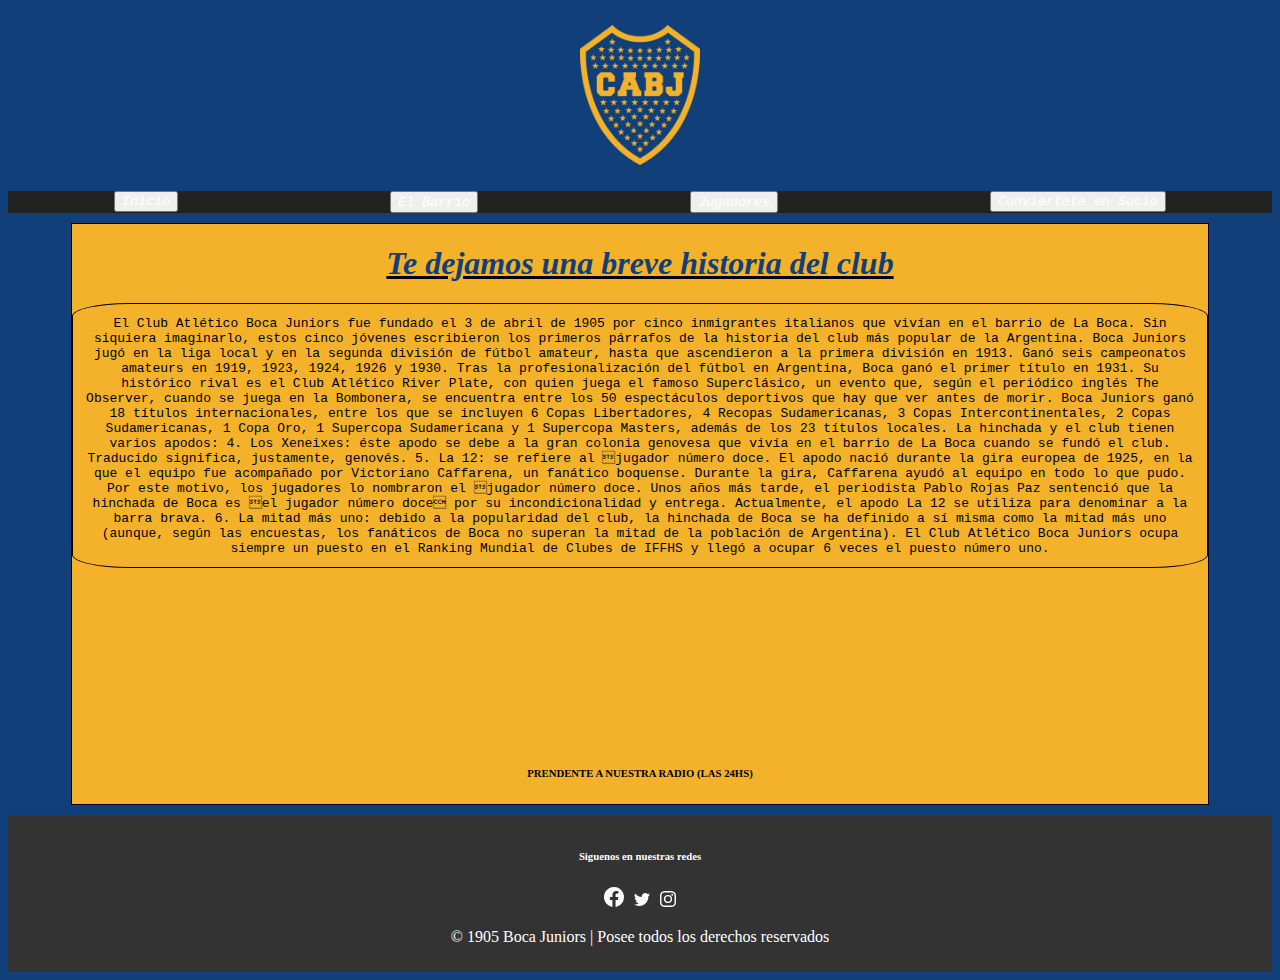
<file: index.html>
<!DOCTYPE html>
<html lang="en">
  <head>
    <meta charset="UTF-8" />
    <meta name="viewport" content="width=device-width, initial-scale=1.0" />
    <title>TP Final Ian Franco Palavecino</title>
    <link
      href="https://cdn.jsdelivr.net/npm/bootstrap@5.3.0/dist/css/bootstrap.min.css"
      rel="stylesheet"
      integrity="sha384-9ndCyUaIbzAi2FUVXJi0CjmCapSmO7SnpJef0486qhLnuZ2cdeRhO02iuK6FUUVM"
      crossorigin="anonymous"
    />
    <link rel="stylesheet" href="./style/style.css" />
  </head>
  <header>
    <div class="logo-top">
      <img src="./images/boca 1.png" alt="" width="120px" height="140px" />
    </div>

    <nav class="navbar">
      <button class="navBotones btn btn-primary">
        <a href="#">Inicio </a>
      </button>
      <button class="navBotones2 btn btn-primary">
        <a href="./pages/historia.html">El Barrio</a>
      </button>

      <button class="navBotones4 btn btn-primary">
        <a href="./pages/jugadores.html">Jugadores </a>
      </button>
      <button class="navBotones btn btn-primary">
        <a href="./pages/socios.html">Conviertete en Socio </a>
      </button>
    </nav>
  </header>
  <body>
    <main class="contenedor1">
      <article>
        <h1>Te dejamos una breve historia del club</h1>
        <p class="front">
          El Club Atlético Boca Juniors fue fundado el 3 de abril de 1905 por
          cinco inmigrantes italianos que vivían en el barrio de La Boca. Sin
          siquiera imaginarlo, estos cinco jóvenes escribieron los primeros
          párrafos de la historia del club más popular de la Argentina. Boca
          Juniors jugó en la liga local y en la segunda división de fútbol
          amateur, hasta que ascendieron a la primera división en 1913. Ganó
          seis campeonatos amateurs en 1919, 1923, 1924, 1926 y 1930. Tras la
          profesionalización del fútbol en Argentina, Boca ganó el primer título
          en 1931. Su histórico rival es el Club Atlético River Plate, con quien
          juega el famoso Superclásico, un evento que, según el periódico inglés
          The Observer, cuando se juega en la Bombonera, se encuentra entre los
          50 espectáculos deportivos que hay que ver antes de morir. Boca
          Juniors ganó 18 títulos internacionales, entre los que se incluyen 6
          Copas Libertadores, 4 Recopas Sudamericanas, 3 Copas
          Intercontinentales, 2 Copas Sudamericanas, 1 Copa Oro, 1 Supercopa
          Sudamericana y 1 Supercopa Masters, además de los 23 títulos locales.
          La hinchada y el club tienen varios apodos: 4. Los Xeneixes: éste
          apodo se debe a la gran colonia genovesa que vivía en el barrio de La
          Boca cuando se fundó el club. Traducido significa, justamente,
          genovés. 5. La 12: se refiere al jugador número doce. El apodo nació
          durante la gira europea de 1925, en la que el equipo fue acompañado
          por Victoriano Caffarena, un fanático boquense. Durante la gira,
          Caffarena ayudó al equipo en todo lo que pudo. Por este motivo, los
          jugadores lo nombraron el jugador número doce. Unos años más tarde, el
          periodista Pablo Rojas Paz sentenció que la hinchada de Boca es el
          jugador número doce por su incondicionalidad y entrega. Actualmente,
          el apodo La 12 se utiliza para denominar a la barra brava. 6. La mitad
          más uno: debido a la popularidad del club, la hinchada de Boca se ha
          definido a sí misma como la mitad más uno (aunque, según las
          encuestas, los fanáticos de Boca no superan la mitad de la población
          de Argentina). El Club Atlético Boca Juniors ocupa siempre un puesto
          en el Ranking Mundial de Clubes de IFFHS y llegó a ocupar 6 veces el
          puesto número uno.
        </p>
      </article>
      <div class="radio">
        <iframe
          src="https://www.solumedia.com.ar/radios/7459/ssl/"
          class="radioplay"
          frameborder="NO"
          marginwidth="0px"
          marginheight="0px"
          scrolling="NO"
        ></iframe>
      </div>
      <h6>PRENDENTE A NUESTRA RADIO (LAS 24HS)</h6>
    </main>
  </body>
  <footer class="footer">
    <h6>Siguenos en nuestras redes</h6>
    <div class="social">
      <a href="#">
        <svg
          xmlns="http://www.w3.org/2000/svg"
          width="20"
          height="20"
          fill="currentColor"
          class="bi bi-facebook"
          viewBox="0 0 16 16"
        >
          <path
            d="M16 8.049c0-4.446-3.582-8.05-8-8.05C3.58 0-.002 3.603-.002 8.05c0 4.017 2.926 7.347 6.75 7.951v-5.625h-2.03V8.05H6.75V6.275c0-2.017 1.195-3.131 3.022-3.131.876 0 1.791.157 1.791.157v1.98h-1.009c-.993 0-1.303.621-1.303 1.258v1.51h2.218l-.354 2.326H9.25V16c3.824-.604 6.75-3.934 6.75-7.951z"
          />
        </svg>
      </a>

      <a href="#" class="social-btn"
        ><svg
          xmlns="http://www.w3.org/2000/svg"
          width="16"
          height="16"
          fill="currentColor"
          class="bi bi-twitter"
          viewBox="0 0 16 16"
        >
          <path
            d="M5.026 15c6.038 0 9.341-5.003 9.341-9.334 0-.14 0-.282-.006-.422A6.685 6.685 0 0 0 16 3.542a6.658 6.658 0 0 1-1.889.518 3.301 3.301 0 0 0 1.447-1.817 6.533 6.533 0 0 1-2.087.793A3.286 3.286 0 0 0 7.875 6.03a9.325 9.325 0 0 1-6.767-3.429 3.289 3.289 0 0 0 1.018 4.382A3.323 3.323 0 0 1 .64 6.575v.045a3.288 3.288 0 0 0 2.632 3.218 3.203 3.203 0 0 1-.865.115 3.23 3.23 0 0 1-.614-.057 3.283 3.283 0 0 0 3.067 2.277A6.588 6.588 0 0 1 .78 13.58a6.32 6.32 0 0 1-.78-.045A9.344 9.344 0 0 0 5.026 15z"
          />
        </svg>
      </a>
      <a href="#" class="social-btn"
        ><svg
          xmlns="http://www.w3.org/2000/svg"
          width="16"
          height="16"
          fill="currentColor"
          class="bi bi-instagram"
          viewBox="0 0 16 16"
        >
          <path
            d="M8 0C5.829 0 5.556.01 4.703.048 3.85.088 3.269.222 2.76.42a3.917 3.917 0 0 0-1.417.923A3.927 3.927 0 0 0 .42 2.76C.222 3.268.087 3.85.048 4.7.01 5.555 0 5.827 0 8.001c0 2.172.01 2.444.048 3.297.04.852.174 1.433.372 1.942.205.526.478.972.923 1.417.444.445.89.719 1.416.923.51.198 1.09.333 1.942.372C5.555 15.99 5.827 16 8 16s2.444-.01 3.298-.048c.851-.04 1.434-.174 1.943-.372a3.916 3.916 0 0 0 1.416-.923c.445-.445.718-.891.923-1.417.197-.509.332-1.09.372-1.942C15.99 10.445 16 10.173 16 8s-.01-2.445-.048-3.299c-.04-.851-.175-1.433-.372-1.941a3.926 3.926 0 0 0-.923-1.417A3.911 3.911 0 0 0 13.24.42c-.51-.198-1.092-.333-1.943-.372C10.443.01 10.172 0 7.998 0h.003zm-.717 1.442h.718c2.136 0 2.389.007 3.232.046.78.035 1.204.166 1.486.275.373.145.64.319.92.599.28.28.453.546.598.92.11.281.24.705.275 1.485.039.843.047 1.096.047 3.231s-.008 2.389-.047 3.232c-.035.78-.166 1.203-.275 1.485a2.47 2.47 0 0 1-.599.919c-.28.28-.546.453-.92.598-.28.11-.704.24-1.485.276-.843.038-1.096.047-3.232.047s-2.39-.009-3.233-.047c-.78-.036-1.203-.166-1.485-.276a2.478 2.478 0 0 1-.92-.598 2.48 2.48 0 0 1-.6-.92c-.109-.281-.24-.705-.275-1.485-.038-.843-.046-1.096-.046-3.233 0-2.136.008-2.388.046-3.231.036-.78.166-1.204.276-1.486.145-.373.319-.64.599-.92.28-.28.546-.453.92-.598.282-.11.705-.24 1.485-.276.738-.034 1.024-.044 2.515-.045v.002zm4.988 1.328a.96.96 0 1 0 0 1.92.96.96 0 0 0 0-1.92zm-4.27 1.122a4.109 4.109 0 1 0 0 8.217 4.109 4.109 0 0 0 0-8.217zm0 1.441a2.667 2.667 0 1 1 0 5.334 2.667 2.667 0 0 1 0-5.334z"
          />
        </svg>
      </a>
    </div>
    <p>&copy; 1905 Boca Juniors | Posee todos los derechos reservados</p>
  </footer>
</html>
</file>
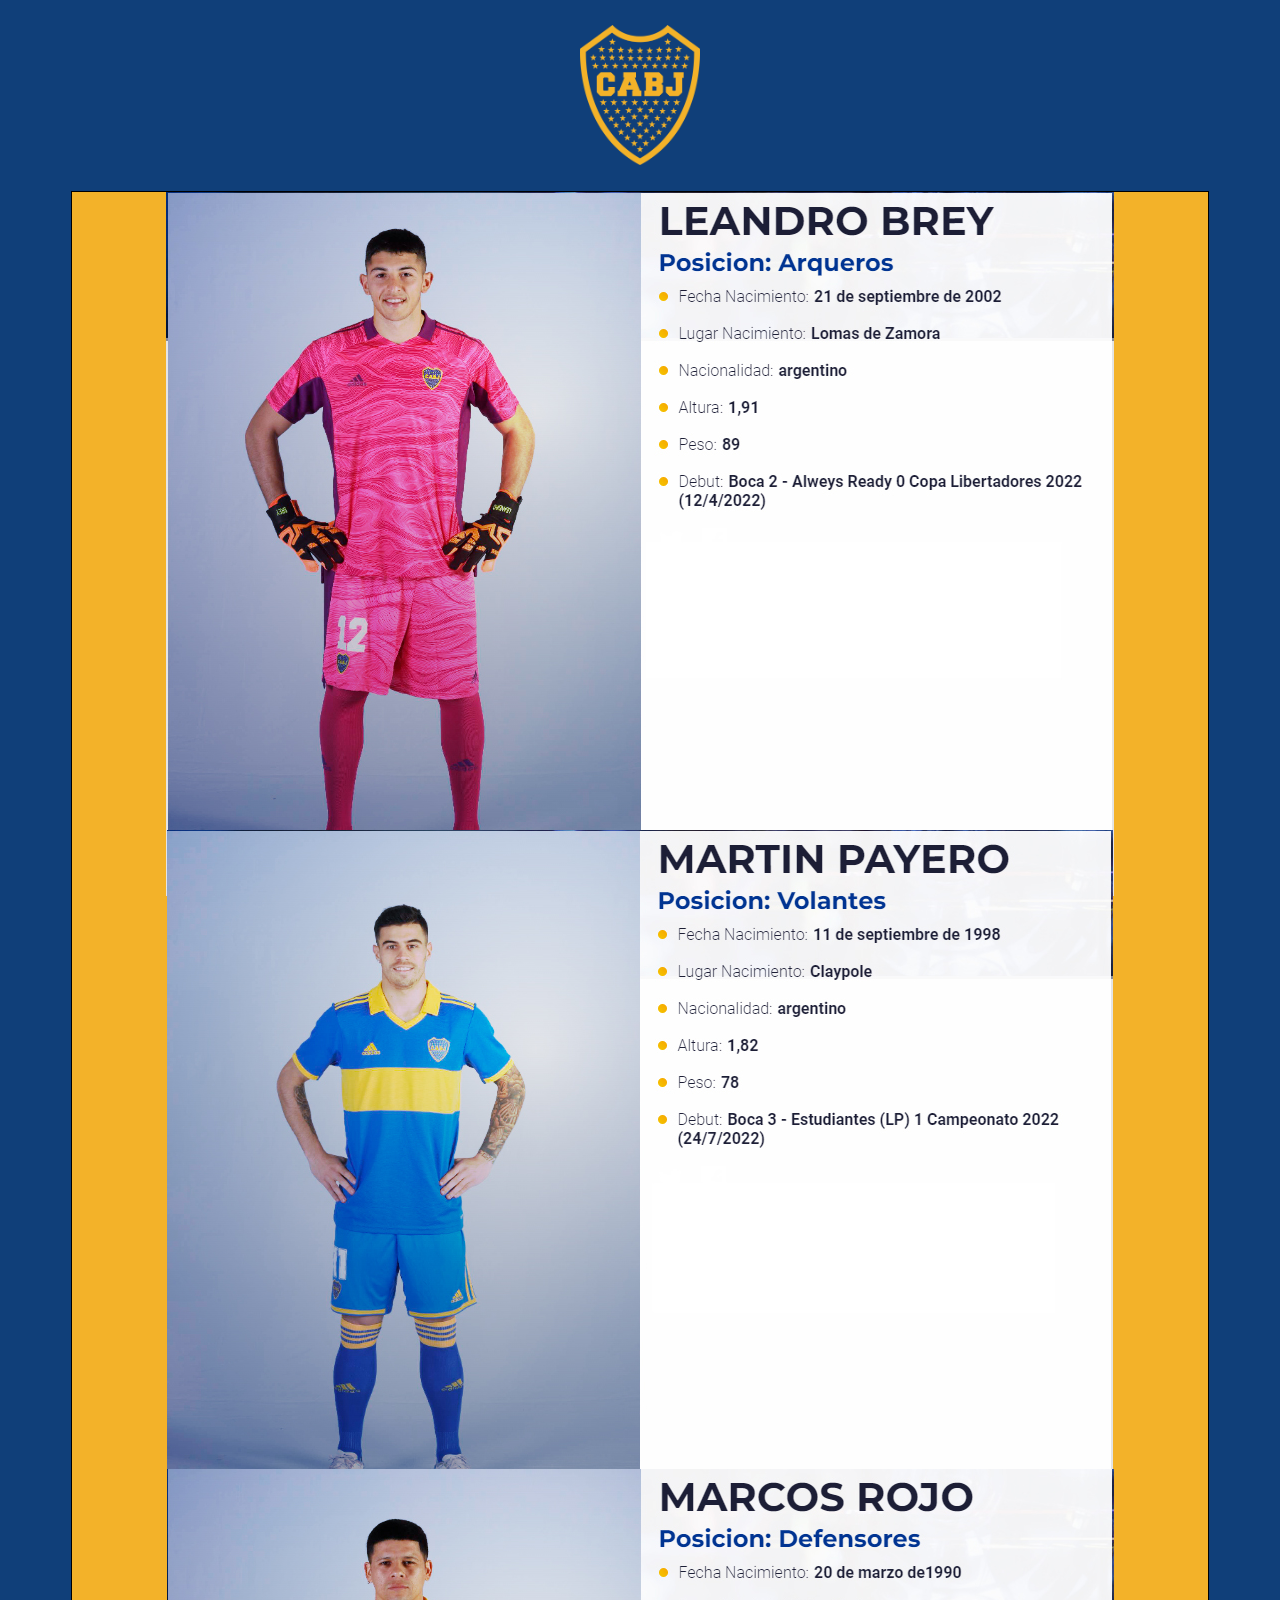
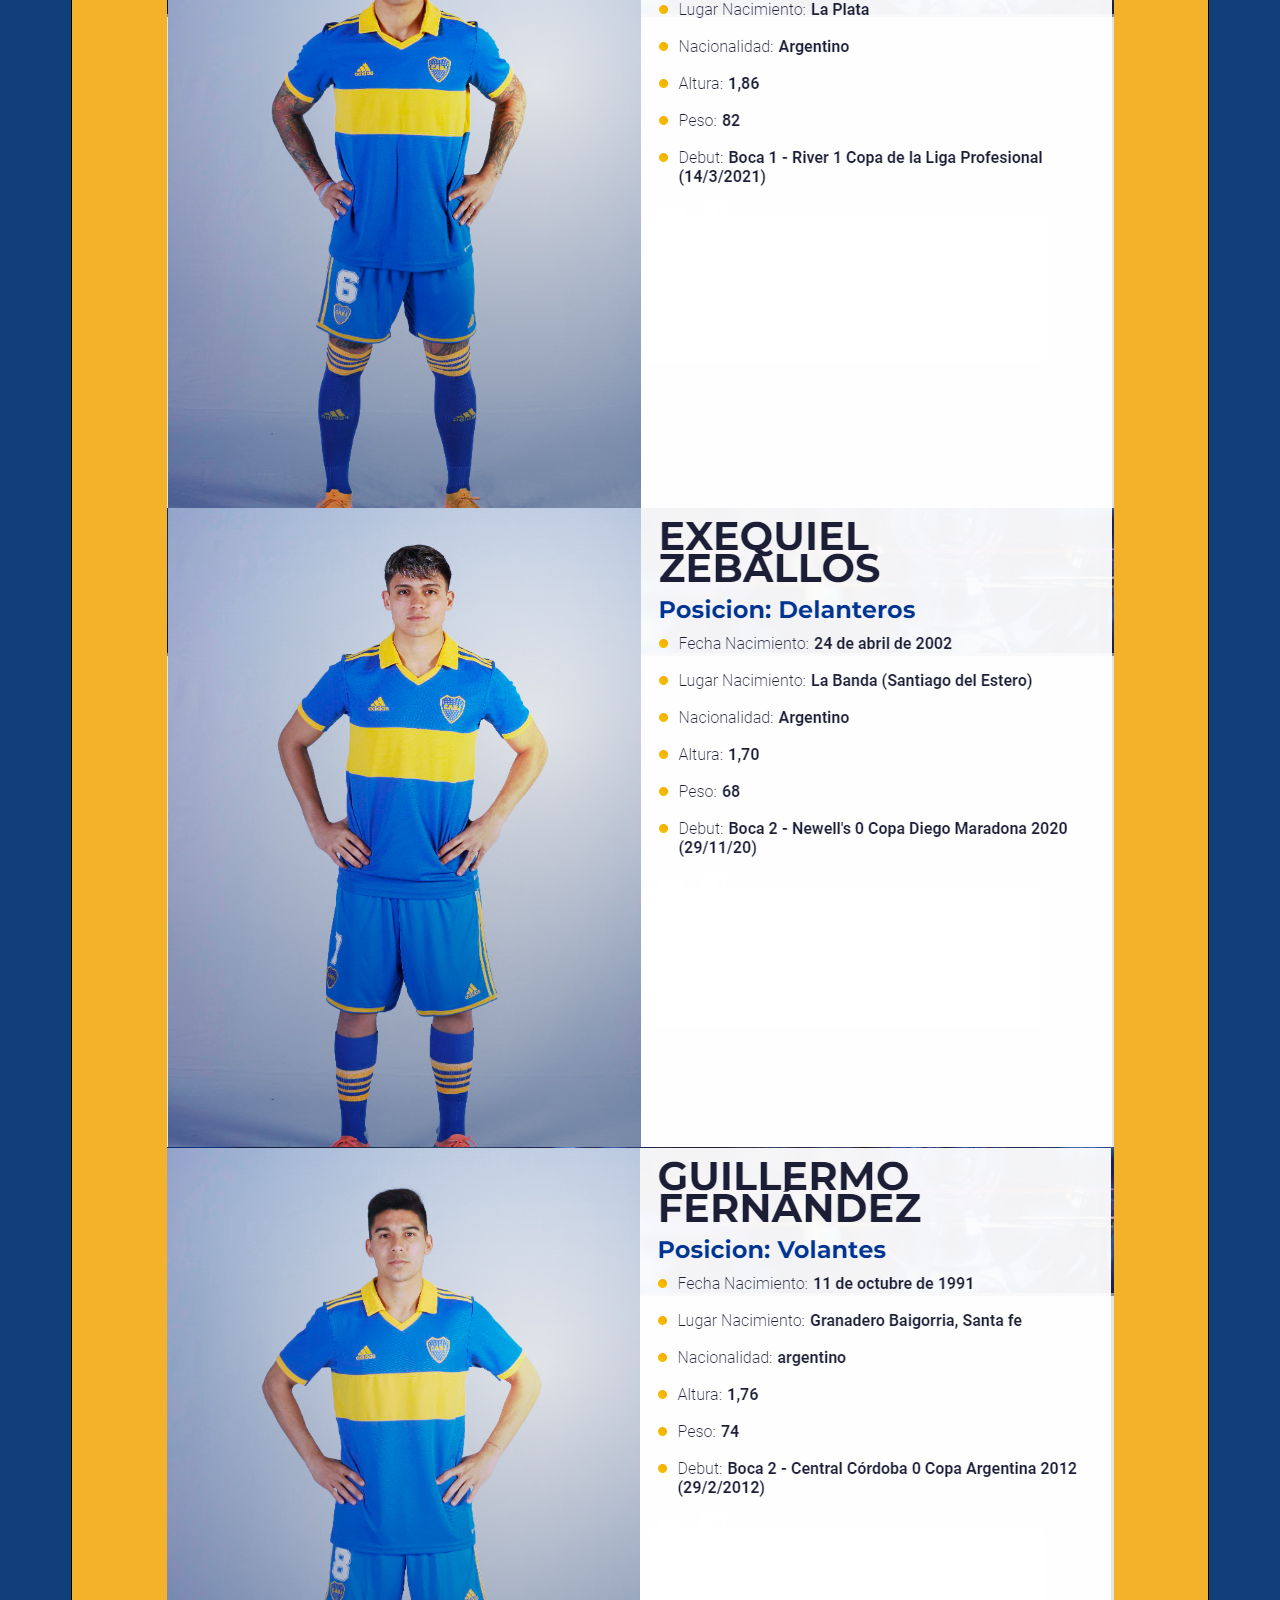
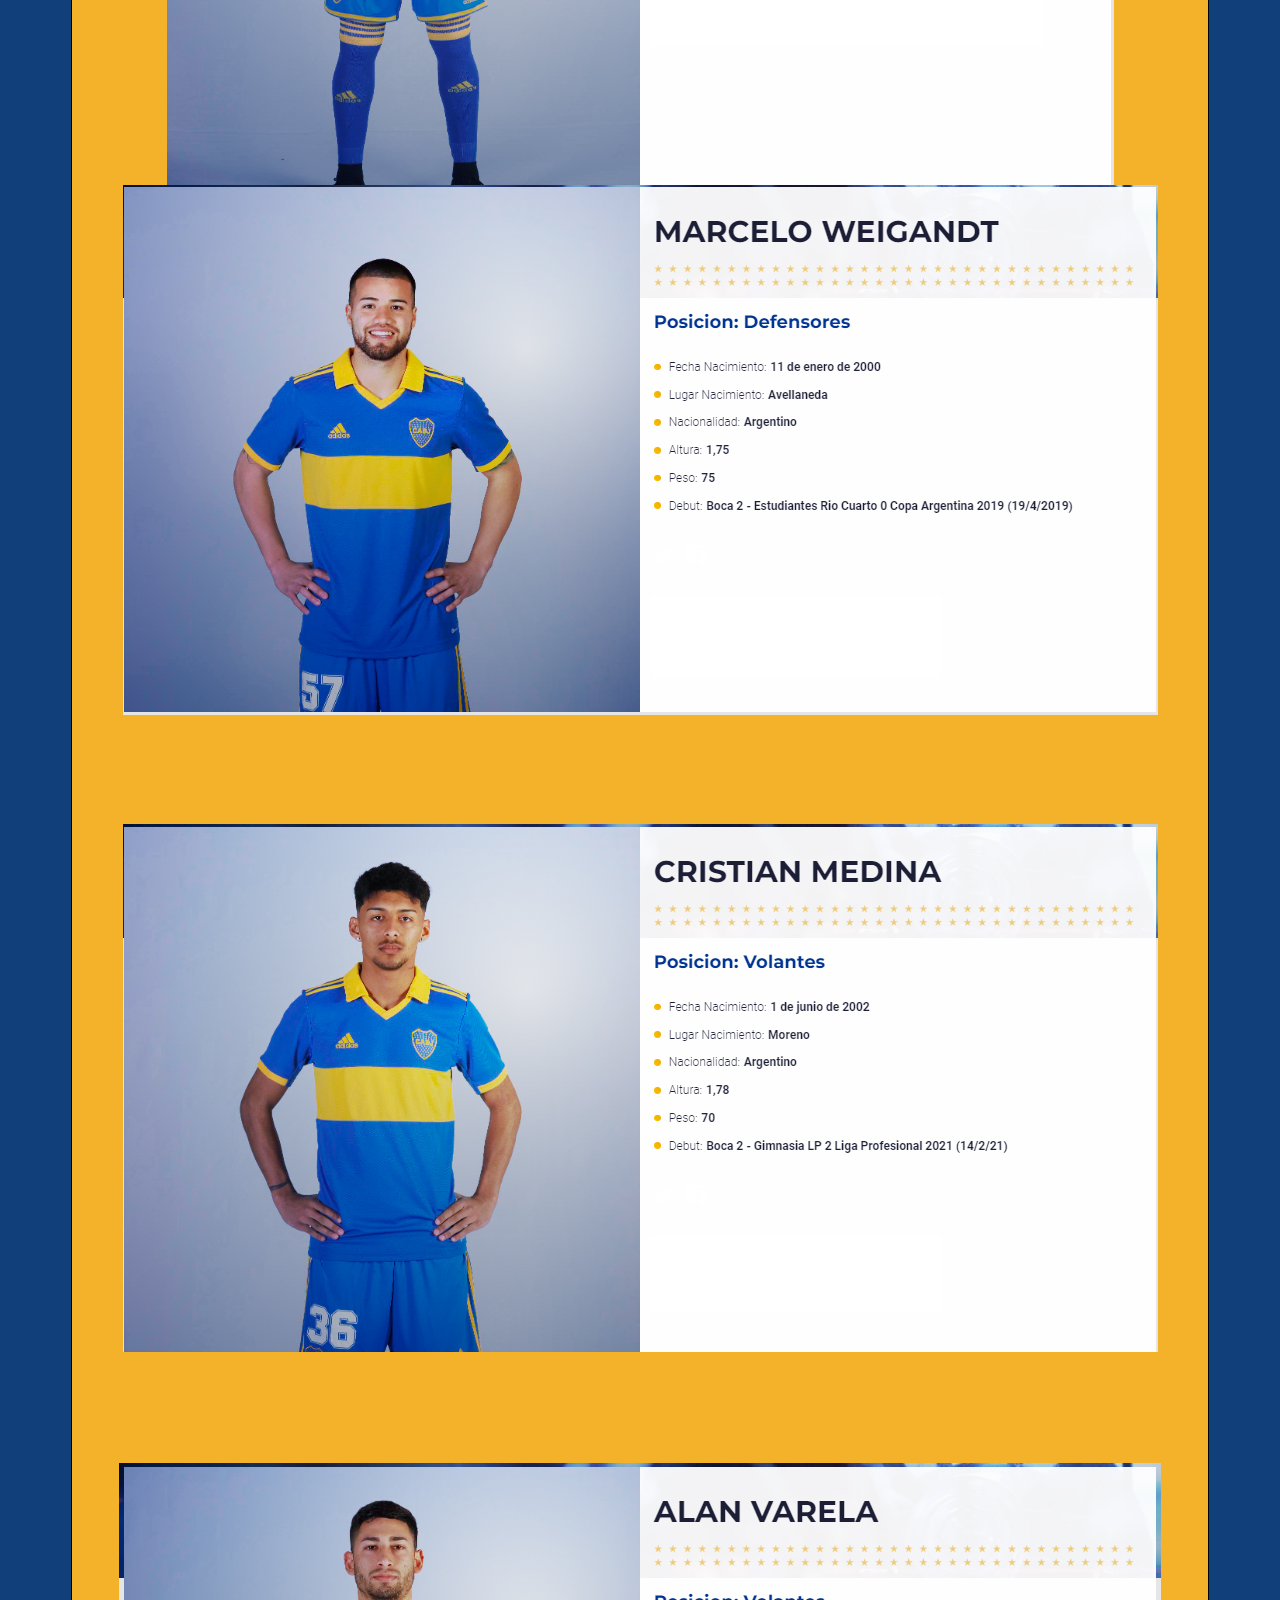
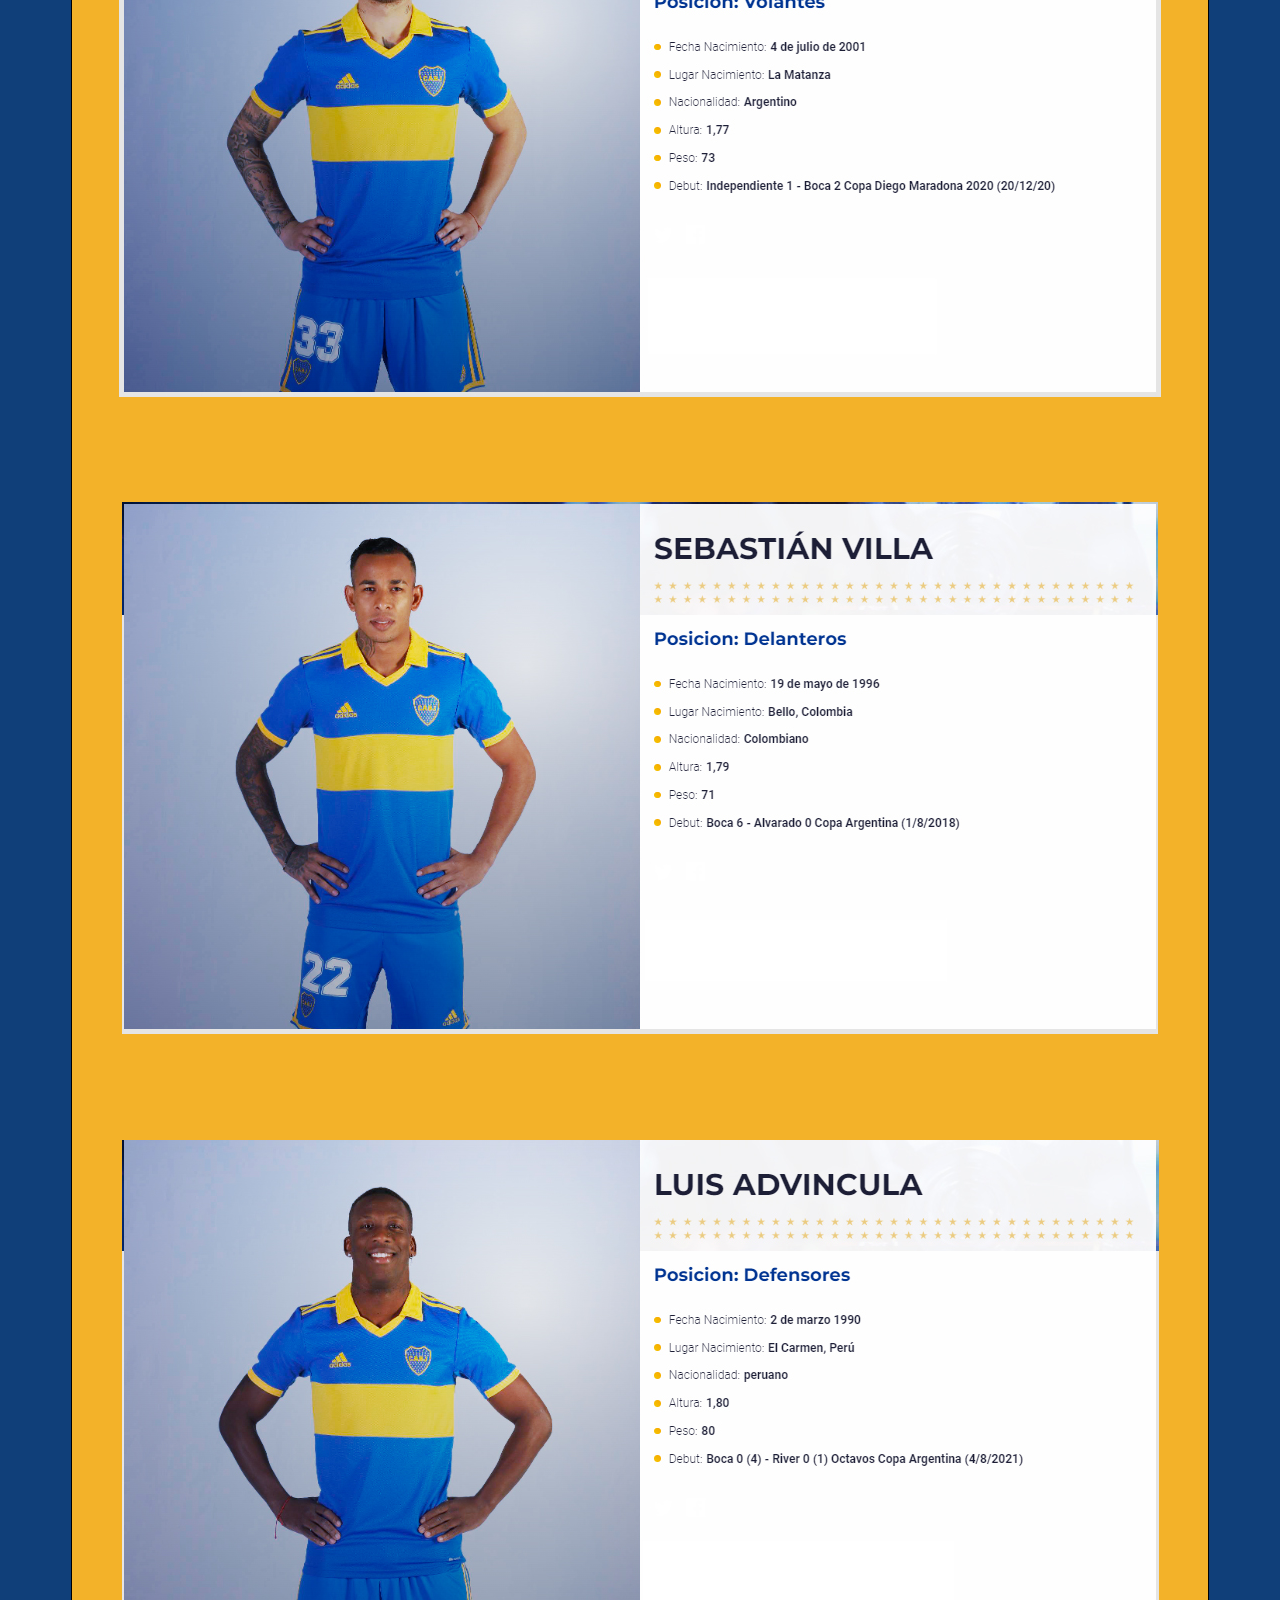
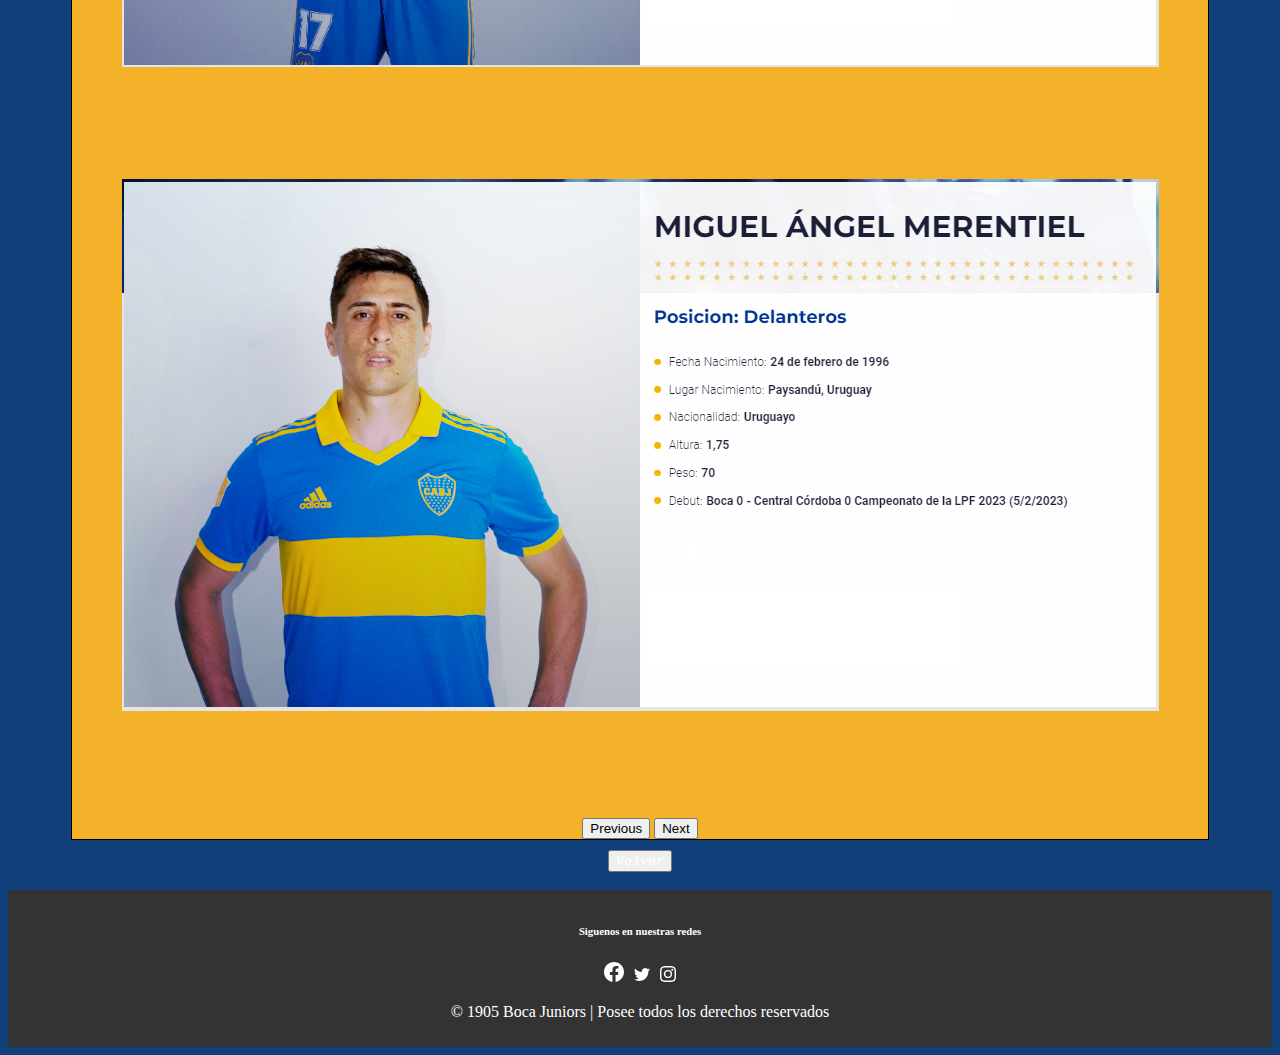
<file: pages/jugadores.html>
<!DOCTYPE html>
<html lang="en">
  <head>
    <meta charset="UTF-8" />
    <meta name="viewport" content="width=device-width, initial-scale=1.0" />
    <title>TP Final Ian Franco Palavecino</title>
    <link
      href="https://cdn.jsdelivr.net/npm/bootstrap@5.3.0/dist/css/bootstrap.min.css"
      rel="stylesheet"
      integrity="sha384-9ndCyUaIbzAi2FUVXJi0CjmCapSmO7SnpJef0486qhLnuZ2cdeRhO02iuK6FUUVM"
      crossorigin="anonymous"
    />
    <link rel="stylesheet" href="../style/style.css" />
    <script
      src="https://cdn.jsdelivr.net/npm/bootstrap@5.3.1/dist/js/bootstrap.bundle.min.js"
      integrity="sha384-HwwvtgBNo3bZJJLYd8oVXjrBZt8cqVSpeBNS5n7C8IVInixGAoxmnlMuBnhbgrkm"
      crossorigin="anonymous"
    ></script>
  </head>
  <body>
    <div class="logo-top">
      <img src="../images/boca 1.png" alt="" width="120px" height="140px" />
    </div>
    <div class="contenedor1">
      <div
        id="carouselExampleAutoplaying"
        class="carousel slide"
        data-bs-ride="carousel"
      >
        <div class="carousel-inner micarousel">
          <div class="carousel-item carousel-item-jugadores active">
            <img
              src="../images/plantel/1.jpg"
              class="d-block w-100 imagen-jugador h-100"
              alt="..."
            />
          </div>
          <div class="carousel-item carousel-item-jugadores">
            <img
              src="../images/plantel/2.jpg"
              class="d-block w-100 imagen-jugador h-100"
              alt="..."
            />
          </div>
          <div class="carousel-item carousel-item-jugadores">
            <img
              src="../images/plantel/3.jpg"
              class="d-block w-100 imagen-jugador h-100"
              alt="..."
            />
          </div>
          <div class="carousel-item carousel-item-jugadores">
            <img
              src="../images/plantel/4.jpg"
              class="d-block w-100 imagen-jugador h-100"
              alt="..."
            />
          </div>
          <div class="carousel-item carousel-item-jugadores">
            <img
              src="../images/plantel/5.jpg"
              class="d-block w-100 imagen-jugador h-100"
              alt="..."
            />
          </div>
          <div class="carousel-item carousel-item-jugadores">
            <img
              src="../images/plantel/6.jpg"
              class="d-block w-100 imagen-jugador h-100"
              alt="..."
            />
          </div>
          <div class="carousel-item carousel-item-jugadores">
            <img
              src="../images/plantel/7.jpg"
              class="d-block w-100 imagen-jugador h-100"
              alt="..."
            />
          </div>
          <div class="carousel-item carousel-item-jugadores">
            <img
              src="../images/plantel/8.jpg"
              class="d-block w-100 imagen-jugador h-100"
              alt="..."
            />
          </div>
          <div class="carousel-item carousel-item-jugadores">
            <img
              src="../images/plantel/9.jpg"
              class="d-block w-100 imagen-jugador h-100"
              alt="..."
            />
          </div>
          <div class="carousel-item carousel-item-jugadores">
            <img
              src="../images/plantel/10.jpg"
              class="d-block w-100 imagen-jugador h-100"
              alt="..."
            />
          </div>
          <div class="carousel-item carousel-item-jugadores">
            <img
              src="../images/plantel/11.jpg"
              class="d-block w-100 imagen-jugador h-100"
              alt="..."
            />
          </div>
        </div>
        <button
          class="carousel-control-prev"
          type="button"
          data-bs-target="#carouselExampleAutoplaying"
          data-bs-slide="prev"
        >
          <span class="carousel-control-prev-icon" aria-hidden="true"></span>
          <span class="visually-hidden">Previous</span>
        </button>
        <button
          class="carousel-control-next"
          type="button"
          data-bs-target="#carouselExampleAutoplaying"
          data-bs-slide="next"
        >
          <span class="carousel-control-next-icon" aria-hidden="true"></span>
          <span class="visually-hidden">Next</span>
        </button>
      </div>
    </div>
    <div class="volver">
      <button class="btn btn-warning">
        <a href="../index.html">Volver </a>
      </button>
    </div>
    <br />
    <footer class="footer">
      <h6>Siguenos en nuestras redes</h6>
      <div class="social">
        <a href="#">
          <svg
            xmlns="http://www.w3.org/2000/svg"
            width="20"
            height="20"
            fill="currentColor"
            class="bi bi-facebook"
            viewBox="0 0 16 16"
          >
            <path
              d="M16 8.049c0-4.446-3.582-8.05-8-8.05C3.58 0-.002 3.603-.002 8.05c0 4.017 2.926 7.347 6.75 7.951v-5.625h-2.03V8.05H6.75V6.275c0-2.017 1.195-3.131 3.022-3.131.876 0 1.791.157 1.791.157v1.98h-1.009c-.993 0-1.303.621-1.303 1.258v1.51h2.218l-.354 2.326H9.25V16c3.824-.604 6.75-3.934 6.75-7.951z"
            />
          </svg>
        </a>

        <a href="#" class="social-btn"
          ><svg
            xmlns="http://www.w3.org/2000/svg"
            width="16"
            height="16"
            fill="currentColor"
            class="bi bi-twitter"
            viewBox="0 0 16 16"
          >
            <path
              d="M5.026 15c6.038 0 9.341-5.003 9.341-9.334 0-.14 0-.282-.006-.422A6.685 6.685 0 0 0 16 3.542a6.658 6.658 0 0 1-1.889.518 3.301 3.301 0 0 0 1.447-1.817 6.533 6.533 0 0 1-2.087.793A3.286 3.286 0 0 0 7.875 6.03a9.325 9.325 0 0 1-6.767-3.429 3.289 3.289 0 0 0 1.018 4.382A3.323 3.323 0 0 1 .64 6.575v.045a3.288 3.288 0 0 0 2.632 3.218 3.203 3.203 0 0 1-.865.115 3.23 3.23 0 0 1-.614-.057 3.283 3.283 0 0 0 3.067 2.277A6.588 6.588 0 0 1 .78 13.58a6.32 6.32 0 0 1-.78-.045A9.344 9.344 0 0 0 5.026 15z"
            />
          </svg>
        </a>
        <a href="#" class="social-btn"
          ><svg
            xmlns="http://www.w3.org/2000/svg"
            width="16"
            height="16"
            fill="currentColor"
            class="bi bi-instagram"
            viewBox="0 0 16 16"
          >
            <path
              d="M8 0C5.829 0 5.556.01 4.703.048 3.85.088 3.269.222 2.76.42a3.917 3.917 0 0 0-1.417.923A3.927 3.927 0 0 0 .42 2.76C.222 3.268.087 3.85.048 4.7.01 5.555 0 5.827 0 8.001c0 2.172.01 2.444.048 3.297.04.852.174 1.433.372 1.942.205.526.478.972.923 1.417.444.445.89.719 1.416.923.51.198 1.09.333 1.942.372C5.555 15.99 5.827 16 8 16s2.444-.01 3.298-.048c.851-.04 1.434-.174 1.943-.372a3.916 3.916 0 0 0 1.416-.923c.445-.445.718-.891.923-1.417.197-.509.332-1.09.372-1.942C15.99 10.445 16 10.173 16 8s-.01-2.445-.048-3.299c-.04-.851-.175-1.433-.372-1.941a3.926 3.926 0 0 0-.923-1.417A3.911 3.911 0 0 0 13.24.42c-.51-.198-1.092-.333-1.943-.372C10.443.01 10.172 0 7.998 0h.003zm-.717 1.442h.718c2.136 0 2.389.007 3.232.046.78.035 1.204.166 1.486.275.373.145.64.319.92.599.28.28.453.546.598.92.11.281.24.705.275 1.485.039.843.047 1.096.047 3.231s-.008 2.389-.047 3.232c-.035.78-.166 1.203-.275 1.485a2.47 2.47 0 0 1-.599.919c-.28.28-.546.453-.92.598-.28.11-.704.24-1.485.276-.843.038-1.096.047-3.232.047s-2.39-.009-3.233-.047c-.78-.036-1.203-.166-1.485-.276a2.478 2.478 0 0 1-.92-.598 2.48 2.48 0 0 1-.6-.92c-.109-.281-.24-.705-.275-1.485-.038-.843-.046-1.096-.046-3.233 0-2.136.008-2.388.046-3.231.036-.78.166-1.204.276-1.486.145-.373.319-.64.599-.92.28-.28.546-.453.92-.598.282-.11.705-.24 1.485-.276.738-.034 1.024-.044 2.515-.045v.002zm4.988 1.328a.96.96 0 1 0 0 1.92.96.96 0 0 0 0-1.92zm-4.27 1.122a4.109 4.109 0 1 0 0 8.217 4.109 4.109 0 0 0 0-8.217zm0 1.441a2.667 2.667 0 1 1 0 5.334 2.667 2.667 0 0 1 0-5.334z"
            />
          </svg>
        </a>
      </div>
      <p>&copy; 1905 Boca Juniors | Posee todos los derechos reservados</p>
    </footer>
  </body>
</html>
</file>
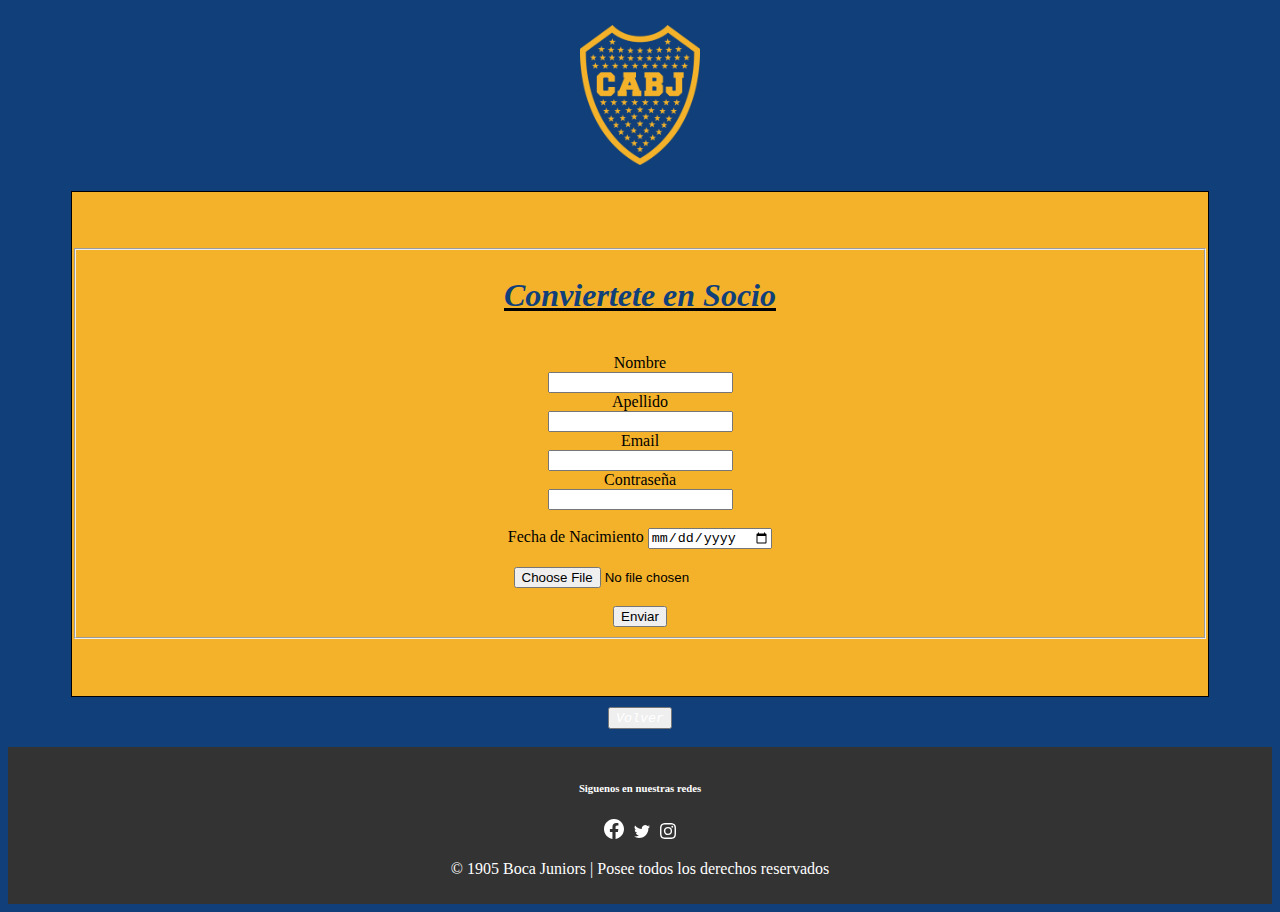
<file: pages/socios.html>
<!DOCTYPE html>
<html lang="en">
  <head>
    <meta charset="UTF-8" />
    <meta name="viewport" content="width=device-width, initial-scale=1.0" />
    <title>TP Final Ian Franco Palavecino</title>
    <link
      href="https://cdn.jsdelivr.net/npm/bootstrap@5.3.0/dist/css/bootstrap.min.css"
      rel="stylesheet"
      integrity="sha384-9ndCyUaIbzAi2FUVXJi0CjmCapSmO7SnpJef0486qhLnuZ2cdeRhO02iuK6FUUVM"
      crossorigin="anonymous"
    />
    <link rel="stylesheet" href="../style/style.css" />
  </head>
  <body>
    <div class="logo-top">
      <img src="../images/boca 1.png" alt="" width="120px" height="140px" />
    </div>
    <div class="contenedor1">
      <form class="input">
        <fieldset>
          <h1>Conviertete en Socio</h1>
          <br />
          Nombre
          <br />
          <input type="text" name="Nombre" id="Nombre" />
          <br />

          Apellido <br />
          <input type="text" name="Apellido" id="" /> <br />

          Email <br />
          <input type="email" name="email" id="" /> <br />

          Contraseña <br />
          <input type="password" name="Contraseña" id="" />
          <br />
          <br />
          Fecha de Nacimiento
          <input type="date" name="" id="" /> <br /><br />

          <input type="file" name="archivo" id="" /> <br />
          <br />

          <input type="submit" value="Enviar" class="btn btn-primary" /> <br />
        </fieldset>
      </form>
    </div>
    <div class="volver">
      <button class="btn btn-warning">
        <a href="../index.html">Volver </a>
      </button>
    </div>
    <br />
    <footer class="footer">
      <h6>Siguenos en nuestras redes</h6>
      <div class="social">
        <a href="#">
          <svg
            xmlns="http://www.w3.org/2000/svg"
            width="20"
            height="20"
            fill="currentColor"
            class="bi bi-facebook"
            viewBox="0 0 16 16"
          >
            <path
              d="M16 8.049c0-4.446-3.582-8.05-8-8.05C3.58 0-.002 3.603-.002 8.05c0 4.017 2.926 7.347 6.75 7.951v-5.625h-2.03V8.05H6.75V6.275c0-2.017 1.195-3.131 3.022-3.131.876 0 1.791.157 1.791.157v1.98h-1.009c-.993 0-1.303.621-1.303 1.258v1.51h2.218l-.354 2.326H9.25V16c3.824-.604 6.75-3.934 6.75-7.951z"
            />
          </svg>
        </a>

        <a href="#" class="social-btn"
          ><svg
            xmlns="http://www.w3.org/2000/svg"
            width="16"
            height="16"
            fill="currentColor"
            class="bi bi-twitter"
            viewBox="0 0 16 16"
          >
            <path
              d="M5.026 15c6.038 0 9.341-5.003 9.341-9.334 0-.14 0-.282-.006-.422A6.685 6.685 0 0 0 16 3.542a6.658 6.658 0 0 1-1.889.518 3.301 3.301 0 0 0 1.447-1.817 6.533 6.533 0 0 1-2.087.793A3.286 3.286 0 0 0 7.875 6.03a9.325 9.325 0 0 1-6.767-3.429 3.289 3.289 0 0 0 1.018 4.382A3.323 3.323 0 0 1 .64 6.575v.045a3.288 3.288 0 0 0 2.632 3.218 3.203 3.203 0 0 1-.865.115 3.23 3.23 0 0 1-.614-.057 3.283 3.283 0 0 0 3.067 2.277A6.588 6.588 0 0 1 .78 13.58a6.32 6.32 0 0 1-.78-.045A9.344 9.344 0 0 0 5.026 15z"
            />
          </svg>
        </a>
        <a href="#" class="social-btn"
          ><svg
            xmlns="http://www.w3.org/2000/svg"
            width="16"
            height="16"
            fill="currentColor"
            class="bi bi-instagram"
            viewBox="0 0 16 16"
          >
            <path
              d="M8 0C5.829 0 5.556.01 4.703.048 3.85.088 3.269.222 2.76.42a3.917 3.917 0 0 0-1.417.923A3.927 3.927 0 0 0 .42 2.76C.222 3.268.087 3.85.048 4.7.01 5.555 0 5.827 0 8.001c0 2.172.01 2.444.048 3.297.04.852.174 1.433.372 1.942.205.526.478.972.923 1.417.444.445.89.719 1.416.923.51.198 1.09.333 1.942.372C5.555 15.99 5.827 16 8 16s2.444-.01 3.298-.048c.851-.04 1.434-.174 1.943-.372a3.916 3.916 0 0 0 1.416-.923c.445-.445.718-.891.923-1.417.197-.509.332-1.09.372-1.942C15.99 10.445 16 10.173 16 8s-.01-2.445-.048-3.299c-.04-.851-.175-1.433-.372-1.941a3.926 3.926 0 0 0-.923-1.417A3.911 3.911 0 0 0 13.24.42c-.51-.198-1.092-.333-1.943-.372C10.443.01 10.172 0 7.998 0h.003zm-.717 1.442h.718c2.136 0 2.389.007 3.232.046.78.035 1.204.166 1.486.275.373.145.64.319.92.599.28.28.453.546.598.92.11.281.24.705.275 1.485.039.843.047 1.096.047 3.231s-.008 2.389-.047 3.232c-.035.78-.166 1.203-.275 1.485a2.47 2.47 0 0 1-.599.919c-.28.28-.546.453-.92.598-.28.11-.704.24-1.485.276-.843.038-1.096.047-3.232.047s-2.39-.009-3.233-.047c-.78-.036-1.203-.166-1.485-.276a2.478 2.478 0 0 1-.92-.598 2.48 2.48 0 0 1-.6-.92c-.109-.281-.24-.705-.275-1.485-.038-.843-.046-1.096-.046-3.233 0-2.136.008-2.388.046-3.231.036-.78.166-1.204.276-1.486.145-.373.319-.64.599-.92.28-.28.546-.453.92-.598.282-.11.705-.24 1.485-.276.738-.034 1.024-.044 2.515-.045v.002zm4.988 1.328a.96.96 0 1 0 0 1.92.96.96 0 0 0 0-1.92zm-4.27 1.122a4.109 4.109 0 1 0 0 8.217 4.109 4.109 0 0 0 0-8.217zm0 1.441a2.667 2.667 0 1 1 0 5.334 2.667 2.667 0 0 1 0-5.334z"
            />
          </svg>
        </a>
      </div>
      <p>&copy; 1905 Boca Juniors | Posee todos los derechos reservados</p>
    </footer>
  </body>
</html>
</file>
<file: style/style.css>
.logo-top {
  display: flex;
  margin-top: 2%;
  margin-bottom: 2%;
  justify-content: center;
}
body {
  background-color: rgba(16, 63, 121, 255);
}

.contenedor1 {
  width: 90%;

  margin: 10px auto;
  box-sizing: border-box;
  text-align: center;
  border: solid 1px black;
  background-color: #f3b229;
}
.navBotones {
  display: flex;
  align-items: center;
  font-family: 'Courier New', Courier, monospace;
}

.navbar {
  display: flex;

  justify-content: space-around;
  background-color: #212121;
  align-items: center;
}

.input {
  margin-top: 5%;
  margin-bottom: 5%;
  font-family: Georgia;
}

.volver {
  display: flex;
  justify-content: center;
}

h1 {
  color: rgba(16, 63, 121, 255);
  font-style: oblique;
  text-decoration: underline black;
}

h5 {
  color: aliceblue;
  font-family: Arial;
  text-decoration: underline;
}

.contenedorHistoria {
  border: solid 1px black;
  border-radius: 2%;
  text-align: justify;
}

.front {
  padding: 1%;
  font-family: 'Courier New';
  font-size: small;
  border: solid 1px black;
  border-radius: 5%;
}

.radio {
  margin-top: 20px;
}
.radioplay {
  width: 100%;
  max-width: 350px;
  height: 100%;
}

a {
  color: rgb(255, 255, 255);
  font-style: italic;
  text-decoration: none;
  font-family: 'Courier New';
}

.footer {
  bottom: 0;
  left: 0;
  width: 100%;
  background-color: #333;
  color: #fff;
  text-align: center;
  padding: 10px 0;
}

button:hover {
  cursor: crosshair;
}

a:hover {
  cursor: inherit;
}

.micarousel {
  width: 100%;
  aspect-ratio: 16/9;
}
.carousel-item-jugadores {
  width: 100%;
  height: 100%;
}
.imagen-jugador {
  object-fit: cover;
  object-position: top;
}

.volver {
  text-align: center;
}

.volver a {
  text-decoration: none;
  color: #fff;
}

@media (min-width: 993px) {
  .logo-top img {
    width: 120px;
    height: 140px;
  }
}

@media (min-width: 577px) and (max-width: 992px) {
  .front p {
    font-size: 16px;
  }
}

@media (min-width: 768px) and (max-width: 991px) {
  .contenedor1 {
    padding: 30px;
  }
}

@media (max-width: 767px) {
  .logo-top {
    margin-bottom: 20px;
  }

  .contenedor1 {
    padding: 20px;
  }
}

@media (max-width: 680px) {
  .logo-top img {
    width: 100px;
    height: 120px;
  }

  .navbar {
    flex-direction: column;
    align-items: center;
    gap: 10px;
  }

  .navBotones {
    margin-bottom: 5px;
  }

  .front p {
    font-size: 14px;
  }
}
</file>
